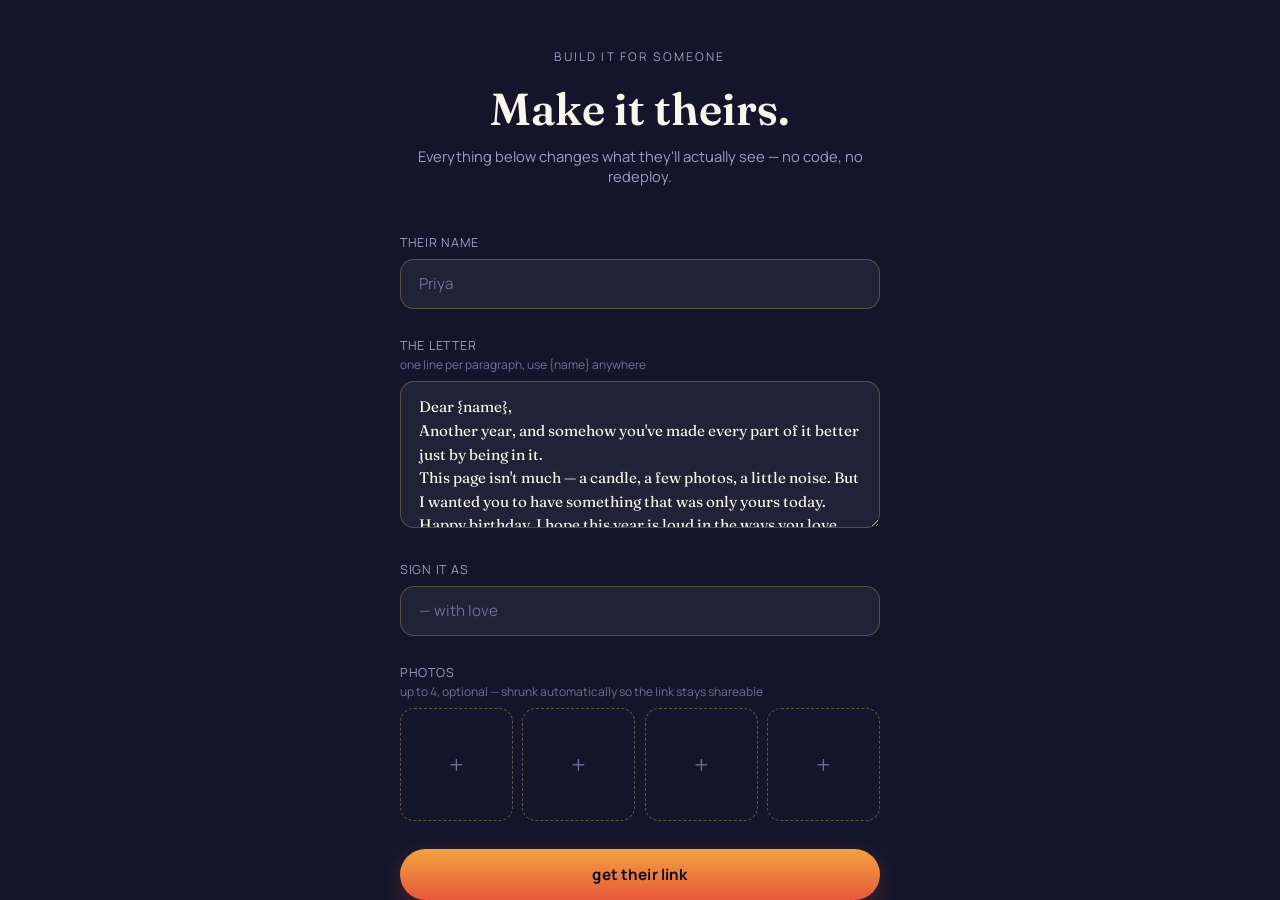
<file: index.html>
<!DOCTYPE html>
<html lang="en">
<head>
<meta charset="UTF-8">
<meta name="viewport" content="width=device-width, initial-scale=1.0, viewport-fit=cover">
<title>For You — A Birthday, Lit</title>
<meta name="description" content="A little corner of the night, lit just for you.">
<link rel="preconnect" href="https://fonts.googleapis.com">
<link rel="preconnect" href="https://fonts.gstatic.com" crossorigin>
<link href="https://fonts.googleapis.com/css2?family=Fraunces:opsz,wght@9..144,300;9..144,450;9..144,600;9..144,700&family=Manrope:wght@400;500;600;700&display=swap" rel="stylesheet">
<link rel="stylesheet" href="style.css">
</head>
<body>

<canvas id="sky" aria-hidden="true"></canvas>

<section id="editor" class="screen" hidden>
  <div class="editor-inner">
    <p class="eyebrow">build it for someone</p>
    <h1 class="editor-title">Make it theirs.</h1>
    <p class="editor-sub">Everything below changes what they'll actually see — no code, no redeploy.</p>

    <label class="field">
      <span class="field-label">Their name</span>
      <input id="edName" class="field-input" type="text" placeholder="Priya" maxlength="40" autocomplete="off">
    </label>

    <label class="field">
      <span class="field-label">The letter <span class="field-hint">one line per paragraph, use {name} anywhere</span></span>
      <textarea id="edLetter" class="field-input field-textarea" rows="5" placeholder="Dear {name},&#10;Another year, and somehow you've made every part of it better...&#10;Happy birthday."></textarea>
    </label>

    <label class="field">
      <span class="field-label">Sign it as</span>
      <input id="edSignature" class="field-input" type="text" placeholder="— with love" maxlength="40" autocomplete="off">
    </label>

    <div class="field">
      <span class="field-label">Photos <span class="field-hint">up to 4, optional — shrunk automatically so the link stays shareable</span></span>
      <div id="photoGrid" class="photo-grid">
        <label class="photo-slot" data-i="0"><input type="file" accept="image/*" hidden><span class="photo-plus">+</span><img class="photo-preview" hidden alt=""><button type="button" class="photo-remove" hidden aria-label="Remove photo">×</button></label>
        <label class="photo-slot" data-i="1"><input type="file" accept="image/*" hidden><span class="photo-plus">+</span><img class="photo-preview" hidden alt=""><button type="button" class="photo-remove" hidden aria-label="Remove photo">×</button></label>
        <label class="photo-slot" data-i="2"><input type="file" accept="image/*" hidden><span class="photo-plus">+</span><img class="photo-preview" hidden alt=""><button type="button" class="photo-remove" hidden aria-label="Remove photo">×</button></label>
        <label class="photo-slot" data-i="3"><input type="file" accept="image/*" hidden><span class="photo-plus">+</span><img class="photo-preview" hidden alt=""><button type="button" class="photo-remove" hidden aria-label="Remove photo">×</button></label>
      </div>
      <p id="photoSizeNote" class="fine-print"></p>
    </div>

    <button id="generateBtn" class="btn-primary" type="button"><span>get their link</span></button>

    <div id="linkPanel" class="link-panel" hidden>
      <span class="field-label">Their link — send them this</span>
      <div class="link-row">
        <input id="linkOutput" class="field-input" type="text" readonly>
        <button id="copyLinkBtn" class="btn-ghost" type="button">copy</button>
      </div>
      <p class="fine-print">Anyone with this link sees exactly what you just built. Nothing is stored on a server.</p>
      <button id="previewBtn" class="link-btn" type="button">see it yourself first →</button>
    </div>
  </div>
</section>

<section id="curtain" class="screen" hidden>
  <div class="curtain-inner">
    <p class="eyebrow">a little something for</p>
    <h1 class="curtain-name" id="curtainName">You</h1>
    <button id="enterBtn" class="btn-ghost" type="button">
      <span>open it</span>
    </button>
    <button id="editAgainBtn" class="link-btn" type="button">edit this</button>
  </div>
</section>

<main id="stage" hidden>

  <section id="hero" class="slide" aria-label="Make a wish">
    <p class="eyebrow">one candle, one wish</p>
    <h2 class="hero-title">Blow it out<br>when you're ready.</h2>

    <div id="cakeRig" class="cake-rig">
      <svg id="cakeSvg" viewBox="0 0 320 340" width="280" height="298" role="img" aria-label="A single lit candle on a birthday cake">
        <ellipse cx="160" cy="300" rx="130" ry="14" fill="var(--ink-soft)"/>
        <rect x="70" y="230" width="180" height="60" rx="10" fill="var(--tier-2)"/>
        <rect x="95" y="180" width="130" height="60" rx="10" fill="var(--tier-1)"/>
        <path d="M95 190 q10 20 0 34 q10 16 0 30 M225 190 q-10 20 0 34 q-10 16 0 30" stroke="var(--frosting)" stroke-width="6" fill="none" stroke-linecap="round" opacity="0.6"/>
        <rect x="152" y="120" width="16" height="66" rx="4" fill="var(--candle)"/>
        <rect x="152" y="120" width="16" height="10" rx="4" fill="var(--candle-stripe)"/>
        <rect x="152" y="140" width="16" height="10" rx="4" fill="var(--candle-stripe)"/>
        <rect x="152" y="160" width="16" height="10" rx="4" fill="var(--candle-stripe)"/>
        <line x1="160" y1="120" x2="160" y2="110" stroke="#3a3320" stroke-width="2"/>
        <g id="flame" class="flame">
          <ellipse cx="160" cy="94" rx="10" ry="16" fill="var(--flame-outer)"/>
          <ellipse cx="160" cy="98" rx="5.5" ry="9" fill="var(--flame-inner)"/>
        </g>
        <circle id="flameGlow" cx="160" cy="98" r="34" fill="var(--flame-outer)" opacity="0.18"/>
      </svg>
    </div>

    <button id="blowBtn" class="btn-primary" type="button">
      <span id="blowLabel">hold to blow · or tap</span>
    </button>
    <button id="micBtn" class="link-btn" type="button">🎤 blow into your mic instead</button>
    <p id="micHint" class="fine-print" hidden></p>
  </section>

  <section id="letterScene" class="slide" aria-label="A letter">
    <div id="seal" class="seal" role="button" tabindex="0" aria-label="Break the seal to read your letter">
      <div class="seal-stamp">✦</div>
    </div>
    <p class="fine-print seal-hint">press the seal</p>

    <article id="letter" class="letter" aria-live="polite">
      <div class="letter-inner" id="letterInner">
        <!-- lines injected from CONFIG.letter in script.js -->
      </div>
    </article>
  </section>

  <section id="memories" class="slide" aria-label="Memories">
    <p class="eyebrow">a few we kept</p>
    <h2 class="section-title">Some of my favorites</h2>
    <div id="reel" class="reel">
      <figure class="mem-card"><div class="mem-photo ph1"></div><figcaption class="mem-caption" data-i="0">replace with a photo</figcaption></figure>
      <figure class="mem-card"><div class="mem-photo ph2"></div><figcaption class="mem-caption" data-i="1">replace with a photo</figcaption></figure>
      <figure class="mem-card"><div class="mem-photo ph3"></div><figcaption class="mem-caption" data-i="2">replace with a photo</figcaption></figure>
      <figure class="mem-card"><div class="mem-photo ph4"></div><figcaption class="mem-caption" data-i="3">replace with a photo</figcaption></figure>
    </div>
  </section>

  <section id="balloons" class="slide" aria-label="Pop a balloon">
    <p class="eyebrow">for good measure</p>
    <h2 class="section-title">Pop a few, why not</h2>
    <div id="balloonField" class="balloon-field"></div>
  </section>

  <section id="closing" class="slide" aria-label="Make a wish">
    <p class="eyebrow">last thing</p>
    <h2 class="section-title">Make a wish.<br>I already made mine — it's you, again.</h2>
    <div class="wish-row">
      <input id="wishInput" class="wish-input" type="text" placeholder="type a wish, watch it fly" aria-label="Type a wish">
      <button id="wishBtn" class="btn-ghost" type="button"><span>send it up</span></button>
    </div>
    <button id="restartBtn" class="btn-ghost restart-btn" type="button"><span>watch it again</span></button>
    <p class="fine-print">made with care, one candle at a time</p>
  </section>

  <nav id="slideNav" aria-hidden="true">
    <div id="slideDots" class="slide-dots"></div>
    <button id="nextBtn" class="next-btn" type="button" aria-label="Continue to the next part">
      <span id="nextLabel">continue</span>
      <span class="next-chevron" aria-hidden="true">↓</span>
    </button>
  </nav>

</main>

<canvas id="fx" aria-hidden="true"></canvas>

<script src="script.js"></script>
</body>
</html>
</file>
<file: style.css>
/* ============================================================
   TOKENS
   ============================================================ */
:root{
  --ink:        #14152B;
  --ink-soft:   #1D1F3D;
  --ink-deep:   #0B0C1C;
  --paper:      #FBF6EC;
  --paper-dim:  #EFE7D6;
  --flame-outer:#F2A340;
  --flame-inner:#FFE7B0;
  --ember:      #E8583A;
  --gold:       #D8B463;
  --mist:       #9A9DC4;
  --mist-dim:   #6C6F98;
  --candle:     #F4EDE0;
  --candle-stripe:#E8583A;
  --frosting:   #FBF6EC;
  --tier-1:     #F6E3C5;
  --tier-2:     #EFCBA0;

  --serif: "Fraunces", "Iowan Old Style", ui-serif, Georgia, serif;
  --sans:  "Manrope", ui-sans-serif, system-ui, sans-serif;

  --space-1: 0.5rem;
  --space-2: 1rem;
  --space-3: 1.75rem;
  --space-4: 3rem;
  --space-5: 5rem;

  --ease: cubic-bezier(.22,.68,0,1);
}

@media (prefers-reduced-motion: reduce){
  *{ animation-duration: 0.001ms !important; animation-iteration-count: 1 !important; transition-duration: 0.001ms !important; scroll-behavior: auto !important; }
}

/* ============================================================
   RESET / BASE — the whole experience is a fixed, full-screen
   slide stack now (no page scrolling, no scroll-triggered
   reveals), so it can't silently fail on browsers that don't
   support :has() or the 100svh unit.
   ============================================================ */
*,*::before,*::after{ box-sizing: border-box; }
html, body{ height: 100%; }
body{
  margin:0;
  overflow: hidden;
  height: 100vh;
  background: var(--ink);
  color: var(--paper);
  font-family: var(--sans);
  -webkit-font-smoothing: antialiased;
}
h1,h2,h3{ font-family: var(--serif); font-weight: 600; margin: 0; }
p{ margin:0; }
button{ font-family: var(--sans); cursor: pointer; }
:focus-visible{ outline: 2px solid var(--gold); outline-offset: 4px; border-radius: 4px; }

#sky{
  position: fixed; inset: 0; width: 100%; height: 100%;
  z-index: 0; pointer-events: none;
  background: radial-gradient(ellipse at 50% -10%, #23244a 0%, var(--ink) 55%, var(--ink-deep) 100%);
  transform: translate3d(calc(var(--px, 0) * 1px), calc(var(--py, 0) * 1px), 0);
  transition: transform 0.6s var(--ease);
}

#fx{
  position: fixed; inset: 0; width: 100%; height: 100%;
  z-index: 40; pointer-events: none;
}

.eyebrow{
  font-family: var(--sans);
  font-size: 0.75rem;
  letter-spacing: 0.18em;
  text-transform: uppercase;
  color: var(--mist);
  margin-bottom: var(--space-2);
}

.fine-print{
  font-size: 0.8rem;
  color: var(--mist-dim);
  margin-top: var(--space-2);
}

/* ============================================================
   CURTAIN — sits above every slide until dismissed
   ============================================================ */
.screen{
  position: fixed; inset: 0; z-index: 15;
  display: flex; align-items: center; justify-content: center;
  text-align: center;
  padding: var(--space-3);
  background: var(--ink);
}
.curtain-inner{ max-width: 32rem; }
.curtain-name{
  font-size: clamp(2.75rem, 10vw, 5.5rem);
  line-height: 1;
  background: linear-gradient(180deg, var(--paper) 0%, var(--gold) 120%);
  -webkit-background-clip: text; background-clip: text; color: transparent;
  -webkit-text-fill-color: transparent;
  margin-bottom: var(--space-4);
}
#curtain{ transition: opacity 0.9s var(--ease), transform 0.9s var(--ease); }
#curtain.leaving{
  opacity: 0; transform: translateY(-24px) scale(0.98);
  pointer-events: none;
}

/* ============================================================
   EDITOR — the "make it theirs" screen, shown before the curtain
   whenever there's no personalized config in the URL yet.
   ============================================================ */
#editor{ overflow-y: auto; align-items: flex-start; padding-top: var(--space-4); padding-bottom: var(--space-4); }
.editor-inner{ max-width: 30rem; width: 100%; text-align: left; margin: 0 auto; }
.editor-inner .eyebrow, .editor-title{ text-align: center; }
.editor-title{ font-size: clamp(2rem, 7vw, 2.8rem); margin-bottom: 0.6rem; }
.editor-sub{ text-align: center; color: var(--mist); font-size: 0.92rem; margin-bottom: var(--space-4); }

.field{ display: block; margin-bottom: var(--space-3); }
.field-label{
  display: block; font-size: 0.78rem; letter-spacing: 0.06em; text-transform: uppercase;
  color: var(--mist); margin-bottom: 0.5rem;
}
.field-hint{ text-transform: none; letter-spacing: normal; color: var(--mist-dim); font-size: 0.75rem; display: block; margin-top: 2px; }
.field-input{
  width: 100%;
  background: rgba(255,255,255,0.06);
  border: 1px solid rgba(216,180,99,0.3);
  border-radius: 14px;
  padding: 0.85rem 1.1rem;
  color: var(--paper);
  font-family: var(--sans);
  font-size: 0.95rem;
}
.field-input::placeholder{ color: var(--mist-dim); }
.field-input:focus{ outline: none; border-color: var(--gold); }
.field-textarea{ resize: vertical; line-height: 1.55; font-family: var(--serif); }

.photo-grid{ display: grid; grid-template-columns: repeat(4, 1fr); gap: 0.6rem; }
.photo-slot{
  position: relative; aspect-ratio: 1; border-radius: 14px;
  border: 1.5px dashed rgba(216,180,99,0.4);
  display: flex; align-items: center; justify-content: center;
  cursor: pointer; overflow: hidden;
  transition: border-color 0.25s var(--ease), background 0.25s var(--ease);
  touch-action: manipulation; -webkit-tap-highlight-color: transparent;
}
.photo-slot:hover{ border-color: var(--gold); background: rgba(216,180,99,0.06); }
.photo-plus{ font-size: 1.6rem; color: var(--mist-dim); font-weight: 300; }
.photo-preview{ position: absolute; inset: 0; width: 100%; height: 100%; object-fit: cover; }
.photo-remove{
  position: absolute; top: 4px; right: 4px; width: 22px; height: 22px;
  border-radius: 50%; background: rgba(11,12,28,0.75); color: var(--paper);
  border: none; font-size: 1rem; line-height: 1; display: flex; align-items: center; justify-content: center;
}

.link-panel{ margin-top: var(--space-3); padding-top: var(--space-3); border-top: 1px solid rgba(216,180,99,0.2); }
.link-row{ display: flex; gap: 0.5rem; }
.link-row .field-input{ font-size: 0.8rem; }
.link-row .btn-ghost{ padding: 0.85rem 1.4rem; flex-shrink: 0; }

.link-btn{
  display: block; margin: var(--space-2) auto 0; background: none; border: none;
  color: var(--mist); font-size: 0.8rem; text-decoration: underline; text-underline-offset: 3px;
  padding: 0.5rem;
}
.link-btn:hover{ color: var(--gold); }

.editor-inner .btn-primary{ display: block; width: 100%; margin-top: var(--space-2); }

/* ============================================================
   BUTTONS
   ============================================================ */
.btn-primary{
  background: linear-gradient(180deg, var(--flame-outer), var(--ember));
  color: var(--ink-deep);
  border: none;
  border-radius: 999px;
  padding: 0.95rem 2.2rem;
  font-size: 0.95rem;
  font-weight: 700;
  letter-spacing: 0.01em;
  box-shadow: 0 8px 30px -8px rgba(232,88,58,0.55);
  transition: transform 0.25s var(--ease), box-shadow 0.25s var(--ease);
  user-select: none;
  -webkit-user-select: none;
  -webkit-tap-highlight-color: transparent;
  touch-action: manipulation;
  will-change: transform;
}
.btn-primary:hover{ transform: translateY(-2px); box-shadow: 0 12px 34px -6px rgba(232,88,58,0.65); }
.btn-primary:active{ transform: translateY(0) scale(0.96); }

.btn-ghost{
  background: transparent;
  border: 1px solid rgba(216,180,99,0.45);
  color: var(--paper);
  border-radius: 999px;
  padding: 0.85rem 2rem;
  font-size: 0.85rem;
  letter-spacing: 0.06em;
  text-transform: uppercase;
  transition: border-color 0.3s var(--ease), background 0.3s var(--ease), transform 0.25s var(--ease);
  touch-action: manipulation;
  -webkit-tap-highlight-color: transparent;
  will-change: transform;
}
.btn-ghost:hover{ border-color: var(--gold); background: rgba(216,180,99,0.08); transform: translateY(-1px); }
.btn-ghost:active{ transform: scale(0.96); }

.restart-btn{ margin-top: var(--space-3); }

/* ============================================================
   SLIDES — one full-screen "page" at a time, JS-controlled.
   All slides share the same fixed box; only .active is visible
   and interactive. This is what actually connects the buttons
   to "go to the next thing" instead of relying on scrolling.
   ============================================================ */
.slide{
  position: fixed; inset: 0; z-index: 5;
  display: flex; flex-direction: column; align-items: center; justify-content: center;
  text-align: center;
  padding: var(--space-5) var(--space-3) 7rem;
  overflow-y: auto;
  opacity: 0;
  transform: translateY(24px);
  pointer-events: none;
  transition: opacity 0.7s var(--ease), transform 0.7s var(--ease);
}
.slide.active{
  opacity: 1; transform: translateY(0);
  pointer-events: auto;
  z-index: 6;
}
.slide.prev{ transform: translateY(-24px); }

.section-title{
  font-size: clamp(1.8rem, 5vw, 2.6rem);
  line-height: 1.15;
  max-width: 34rem;
  margin-bottom: var(--space-4);
}

/* Staggered reveal of each slide's heading once it becomes active */
.slide .eyebrow, .slide .hero-title, .slide .section-title{
  transition: opacity 0.8s var(--ease), transform 0.8s var(--ease);
}
.slide:not(.active) .eyebrow{ opacity: 0; transform: translateY(10px); }
.slide:not(.active) .hero-title,
.slide:not(.active) .section-title{ opacity: 0; transform: translateY(16px); }
.slide.active .eyebrow{ transition-delay: 0.1s; }
.slide.active .hero-title,
.slide.active .section-title{ transition-delay: 0.2s; }

/* ============================================================
   HERO / CAKE
   ============================================================ */
.hero-title{
  font-size: clamp(2.2rem, 7vw, 3.6rem);
  line-height: 1.08;
  max-width: 28rem;
  margin-bottom: var(--space-4);
}
.cake-rig{ margin-bottom: var(--space-4); filter: drop-shadow(0 30px 40px rgba(0,0,0,0.45)); }
.flame{ transform-origin: 160px 108px; animation: flicker 2.2s ease-in-out infinite; }
#flameGlow{ animation: glow 2.2s ease-in-out infinite; }

@keyframes flicker{
  0%,100%{ transform: rotate(0deg) scaleY(1); }
  20%{ transform: rotate(-3deg) scaleY(1.04); }
  45%{ transform: rotate(2deg) scaleY(0.96); }
  70%{ transform: rotate(-1.5deg) scaleY(1.05); }
  85%{ transform: rotate(1deg) scaleY(0.98); }
}
@keyframes glow{
  0%,100%{ opacity: 0.18; }
  50%{ opacity: 0.28; }
}

.flame, #flameGlow{ transition: opacity 0.5s var(--ease); }
#hero.blown .flame{ opacity: 0; }
#hero.blown #flameGlow{ opacity: 0; }

/* ============================================================
   LETTER / SEAL
   ============================================================ */
.seal{
  width: 88px; height: 88px;
  border-radius: 50%;
  background: radial-gradient(circle at 35% 30%, #f16b47, var(--ember) 70%, #ab3d26 100%);
  display: flex; align-items: center; justify-content: center;
  color: var(--paper);
  font-size: 1.6rem;
  box-shadow: 0 10px 26px -6px rgba(232,88,58,0.55), inset 0 -4px 8px rgba(0,0,0,0.25);
  cursor: pointer;
  touch-action: manipulation;
  -webkit-tap-highlight-color: transparent;
  transition: transform 0.4s var(--ease), opacity 0.5s var(--ease);
  margin-bottom: var(--space-2);
}
.seal:hover{ transform: scale(1.06) rotate(-4deg); }
.seal.opened{ transform: scale(0) rotate(35deg); opacity: 0; pointer-events: none; }
.seal-hint{ transition: opacity 0.4s var(--ease); }
.seal-hint.hidden{ opacity: 0; }

.letter{
  max-width: 30rem;
  width: 100%;
  display: grid;
  grid-template-rows: 0fr;
  background: var(--paper);
  color: var(--ink);
  border-radius: 18px;
  margin-top: var(--space-3);
  text-align: left;
  box-shadow: 0 30px 60px -20px rgba(0,0,0,0.55);
  opacity: 0; transform: translateY(18px) scale(0.98);
  transition: opacity 0.7s var(--ease), transform 0.7s var(--ease), grid-template-rows 0.7s var(--ease);
}
.letter-inner{ overflow: hidden; padding: 0 var(--space-3); min-height: 0; }
.letter.open{ opacity: 1; transform: translateY(0) scale(1); grid-template-rows: 1fr; }
.letter.open .letter-inner{ padding: var(--space-4) var(--space-3); }

.letter-line{
  font-family: var(--serif); font-size: 1.05rem; line-height: 1.7; margin-bottom: var(--space-2);
  opacity: 0; transform: translateY(8px);
  transition: opacity 0.55s var(--ease), transform 0.55s var(--ease);
}
.letter-sign{
  font-family: var(--serif); font-style: italic; color: var(--ember); margin-top: var(--space-2);
  opacity: 0; transform: translateY(8px);
  transition: opacity 0.55s var(--ease), transform 0.55s var(--ease);
}
.letter.open .letter-line,
.letter.open .letter-sign{ opacity: 1; transform: translateY(0); }
.letter.open .letter-line:nth-child(1){ transition-delay: 0.15s; }
.letter.open .letter-line:nth-child(2){ transition-delay: 0.28s; }
.letter.open .letter-line:nth-child(3){ transition-delay: 0.41s; }
.letter.open .letter-line:nth-child(4){ transition-delay: 0.54s; }
.letter.open .letter-line:nth-child(5){ transition-delay: 0.67s; }
.letter.open .letter-sign{ transition-delay: 0.8s; }

/* ============================================================
   MEMORY REEL
   ============================================================ */
.reel{
  display: flex; gap: var(--space-2);
  overflow-x: auto;
  max-width: 100%;
  padding: var(--space-2) var(--space-2) var(--space-3);
  scroll-snap-type: x mandatory;
  -webkit-overflow-scrolling: touch;
}
.mem-card{
  scroll-snap-align: center;
  flex: 0 0 auto;
  width: 220px;
  margin: 0;
  background: var(--ink-soft);
  border-radius: 16px;
  padding: var(--space-1);
  box-shadow: 0 20px 40px -18px rgba(0,0,0,0.5);
  transition: transform 0.35s var(--ease);
}
.mem-card:hover{ transform: translateY(-6px); }
.mem-photo{
  width: 100%; aspect-ratio: 4/5;
  border-radius: 12px;
  background: linear-gradient(135deg, var(--tier-1), var(--ember));
}
.mem-photo.ph2{ background: linear-gradient(135deg, var(--gold), var(--ink-soft)); }
.mem-photo.ph3{ background: linear-gradient(135deg, var(--mist), var(--ink-soft)); }
.mem-photo.ph4{ background: linear-gradient(135deg, var(--flame-outer), var(--ink)); }
.mem-photo{ background-size: cover; background-position: center; }
.mem-card figcaption{ font-size: 0.75rem; color: var(--mist-dim); padding: var(--space-1) 0.25rem 0.25rem; }
.mem-card figcaption:empty{ display: none; }

/* ============================================================
   BALLOONS
   ============================================================ */
.balloon-field{
  position: relative;
  width: min(100%, 34rem);
  height: 380px;
}
.balloon{
  position: absolute; bottom: -60px;
  width: 64px; height: 78px;
  border-radius: 50% 50% 50% 50% / 55% 55% 45% 45%;
  cursor: pointer;
  animation: rise linear forwards;
  touch-action: manipulation;
  -webkit-tap-highlight-color: transparent;
}
.balloon::after{
  content: ""; position: absolute; left: 50%; bottom: -22px;
  width: 1px; height: 22px; background: rgba(255,255,255,0.25);
  transform: translateX(-50%);
}
.balloon.popped{ animation: none; transform: scale(1.5); opacity: 0; transition: transform 0.25s ease-out, opacity 0.25s ease-out; }

@keyframes rise{
  from{ transform: translateY(0) translateX(0); }
  to{ transform: translateY(-460px) translateX(var(--drift, 0px)); }
}

/* ============================================================
   CLOSING
   ============================================================ */
.wish-row{
  display: flex; gap: var(--space-1);
  width: 100%; max-width: 26rem;
  margin-bottom: var(--space-2);
}
.wish-input{
  flex: 1;
  background: rgba(255,255,255,0.06);
  border: 1px solid rgba(216,180,99,0.3);
  border-radius: 999px;
  padding: 0.85rem 1.2rem;
  color: var(--paper);
  font-family: var(--sans);
  font-size: 0.9rem;
}
.wish-input::placeholder{ color: var(--mist-dim); }
.wish-input:focus{ outline: none; border-color: var(--gold); }

/* ============================================================
   SLIDE NAV — dots + continue control, fixed above everything.
   "continue" is always clickable (nobody gets stuck), but turns
   from a quiet skip link into a solid, inviting button (.ready)
   once that slide's own interaction is done — and at that point
   it also auto-advances on its own after a short pause.
   ============================================================ */
#slideNav{
  position: fixed; left: 0; right: 0; bottom: 0; z-index: 50;
  display: flex; flex-direction: column; align-items: center; gap: 0.9rem;
  padding: 0 var(--space-3) 1.6rem;
  pointer-events: none;
}
.slide-dots{ display: flex; gap: 0.4rem; }
.slide-dots .dot{
  width: 6px; height: 6px; border-radius: 50%;
  background: rgba(251,246,236,0.25);
  transition: background 0.3s var(--ease), transform 0.3s var(--ease);
}
.slide-dots .dot.active{ background: var(--gold); transform: scale(1.4); }

.next-btn{
  pointer-events: auto;
  display: flex; align-items: center; gap: 0.5rem;
  background: rgba(20,21,43,0.6);
  backdrop-filter: blur(6px);
  border: 1px solid rgba(216,180,99,0.3);
  color: var(--mist);
  border-radius: 999px;
  padding: 0.6rem 1.3rem;
  font-size: 0.78rem;
  letter-spacing: 0.05em;
  text-transform: uppercase;
  opacity: 0.55;
  transition: opacity 0.3s var(--ease), background 0.3s var(--ease), color 0.3s var(--ease), transform 0.3s var(--ease);
  touch-action: manipulation;
  -webkit-tap-highlight-color: transparent;
}
.next-btn .next-chevron{ transition: transform 0.3s var(--ease); }
.next-btn:hover{ opacity: 0.9; }
.next-btn:active{ transform: scale(0.96); }
.next-btn.ready{
  opacity: 1;
  background: linear-gradient(180deg, var(--flame-outer), var(--ember));
  color: var(--ink-deep);
  border-color: transparent;
  animation: nudge 1.6s ease-in-out infinite;
}
@keyframes nudge{
  0%,100%{ transform: translateY(0); }
  50%{ transform: translateY(4px); }
}

/* ============================================================
   RESPONSIVE
   ============================================================ */
@media (max-width: 420px){
  .slide{ padding: var(--space-4) var(--space-2) 7rem; }
  .mem-card{ width: 180px; }
  .link-row{ flex-direction: column; }
}

@media (prefers-reduced-motion: reduce){
  .mem-card:hover{ transform: none; }
  #sky{ transform: none !important; }
  .next-btn.ready{ animation: none; }
}


/* Global fix: [hidden] must always win over any component that sets display explicitly */
[hidden]{ display: none !important; }


/* Global fix: [hidden] must always win over any component that sets display explicitly */
[hidden]{ display: none !important; }
</file>
